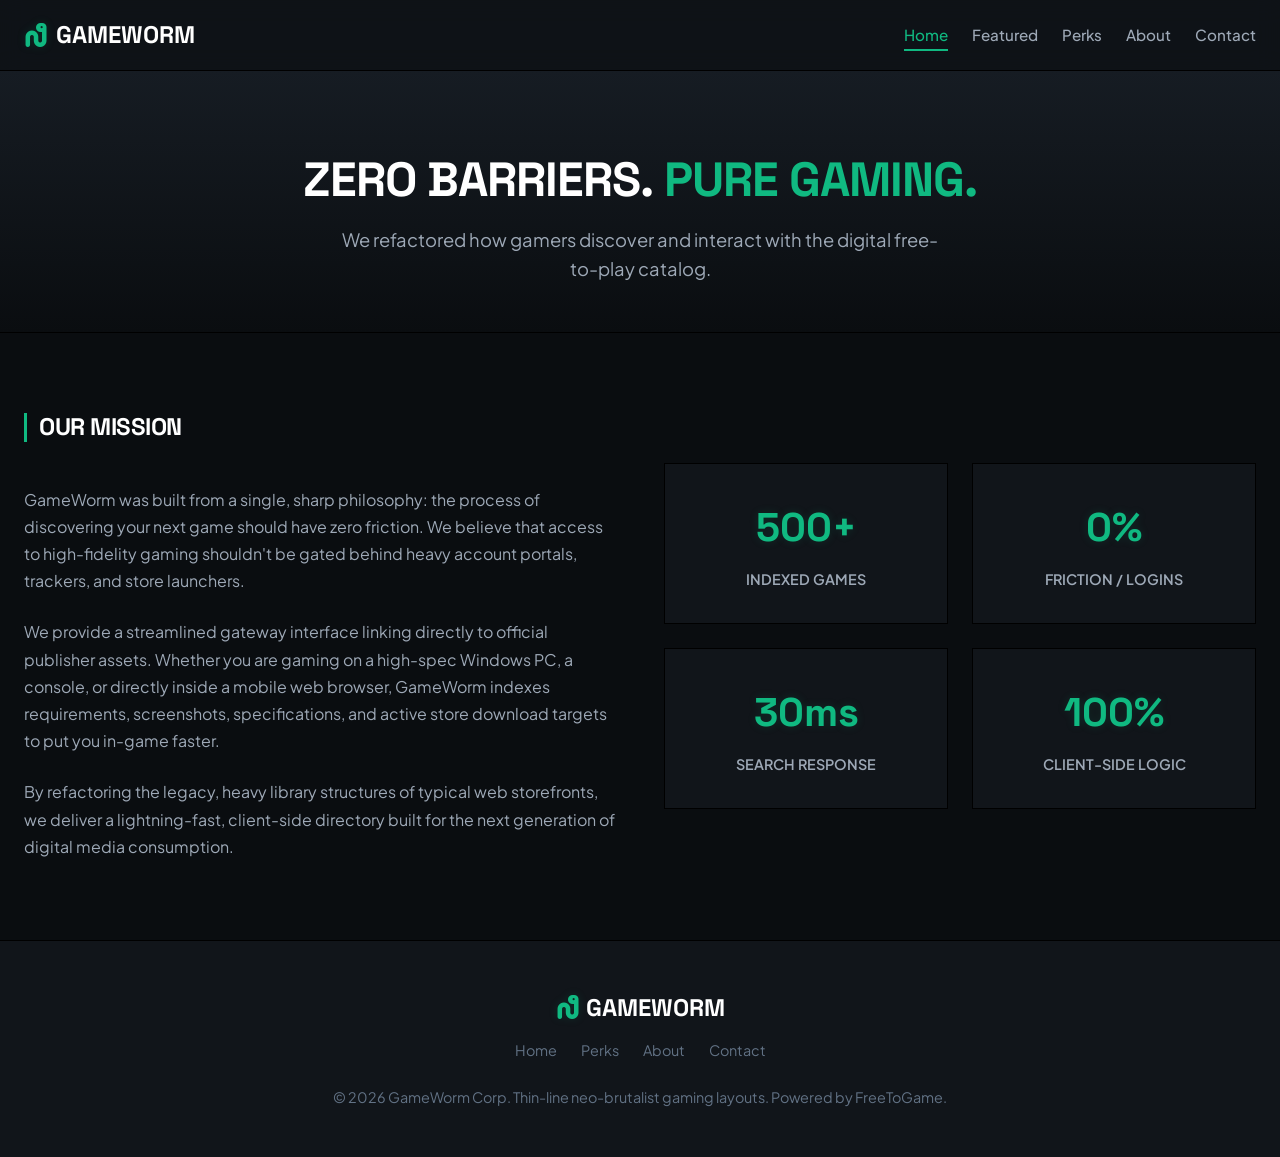
<file: about.html>
<!DOCTYPE html>
<html lang="en">
<head>
    <meta charset="UTF-8">
    <meta name="viewport" content="width=device-width, initial-scale=1.0">
    <meta name="description" content="Learn about GameWorm's mission to deliver instant, barrier-free game discovery and access across desktop and mobile devices.">
    <title>GameWorm | About Us</title>
    <!-- Stylesheet -->
    <link rel="stylesheet" href="css/style.css">
    <!-- FontAwesome for Icons -->
    <link rel="stylesheet" href="https://cdnjs.cloudflare.com/ajax/libs/font-awesome/6.4.0/css/all.min.css">
</head>
<body>

    <!-- Global Navigation Header -->
<header class="site-header">
    <div class="container">
        <a href="index.html" class="logo-link" id="nav-logo">
            <i class="fa-solid fa-worm logo-worm"></i> GAMEWORM
        </a>
        
        <input type="checkbox" id="nav-toggle">
        <label for="nav-toggle" class="nav-toggle-label" aria-label="Toggle Navigation">
            <i class="fa-solid fa-bars"></i>
        </label>

        <nav class="site-nav" id="main-nav">
            <a href="index.html" class="nav-link active" id="link-home">Home</a>
            <a href="game-details.html?id=540" class="nav-link" id="link-details">Featured</a>
            <a href="perks.html" class="nav-link" id="link-perks">Perks</a>
            <a href="about.html" class="nav-link" id="link-about">About</a>
            <a href="contact.html" class="nav-link" id="link-contact">Contact</a>
        </nav>
    </div>
</header>


    <!-- About Hero -->
    <section class="about-hero" id="about-hero-section">
        <div class="container">
            <h1 class="about-title">Zero Barriers. <span>Pure Gaming.</span></h1>
            <p class="about-subtitle">We refactored how gamers discover and interact with the digital free-to-play catalog.</p>
        </div>
    </section>

    <!-- About Content -->
    <section class="about-content" id="about-mission-section">
        <div class="container">
            <div class="about-grid">
                
                <div class="about-text">
                    <h2 class="section-title">Our Mission</h2>
                    <p>
                        GameWorm was built from a single, sharp philosophy: the process of discovering your next game should have zero friction. We believe that access to high-fidelity gaming shouldn't be gated behind heavy account portals, trackers, and store launchers.
                    </p>
                    <p>
                        We provide a streamlined gateway interface linking directly to official publisher assets. Whether you are gaming on a high-spec Windows PC, a console, or directly inside a mobile web browser, GameWorm indexes requirements, screenshots, specifications, and active store download targets to put you in-game faster.
                    </p>
                    <p>
                        By refactoring the legacy, heavy library structures of typical web storefronts, we deliver a lightning-fast, client-side directory built for the next generation of digital media consumption.
                    </p>
                </div>

                <div class="about-stats">
                    <div class="stat-card">
                        <div class="stat-num">500+</div>
                        <div class="stat-label">Indexed Games</div>
                    </div>
                    <div class="stat-card">
                        <div class="stat-num">0%</div>
                        <div class="stat-label">Friction / Logins</div>
                    </div>
                    <div class="stat-card">
                        <div class="stat-num">30ms</div>
                        <div class="stat-label">Search Response</div>
                    </div>
                    <div class="stat-card">
                        <div class="stat-num">100%</div>
                        <div class="stat-label">Client-Side Logic</div>
                    </div>
                </div>

            </div>
        </div>
    </section>

    <!-- Global Footer -->
    <footer class="site-footer">
        <div class="container">
            <div class="site-footer-logo">
                <i class="fa-solid fa-worm logo-worm"></i> GAMEWORM
            </div>
            <div class="site-footer-links">
                <a href="index.html" class="footer-link">Home</a>
                <a href="perks.html" class="footer-link">Perks</a>
                <a href="about.html" class="footer-link">About</a>
                <a href="contact.html" class="footer-link">Contact</a>
            </div>
            <p>&copy; 2026 GameWorm Corp. Thin-line neo-brutalist gaming layouts. Powered by FreeToGame.</p>
        </div>
    </footer>

</body>
</html>
</file>
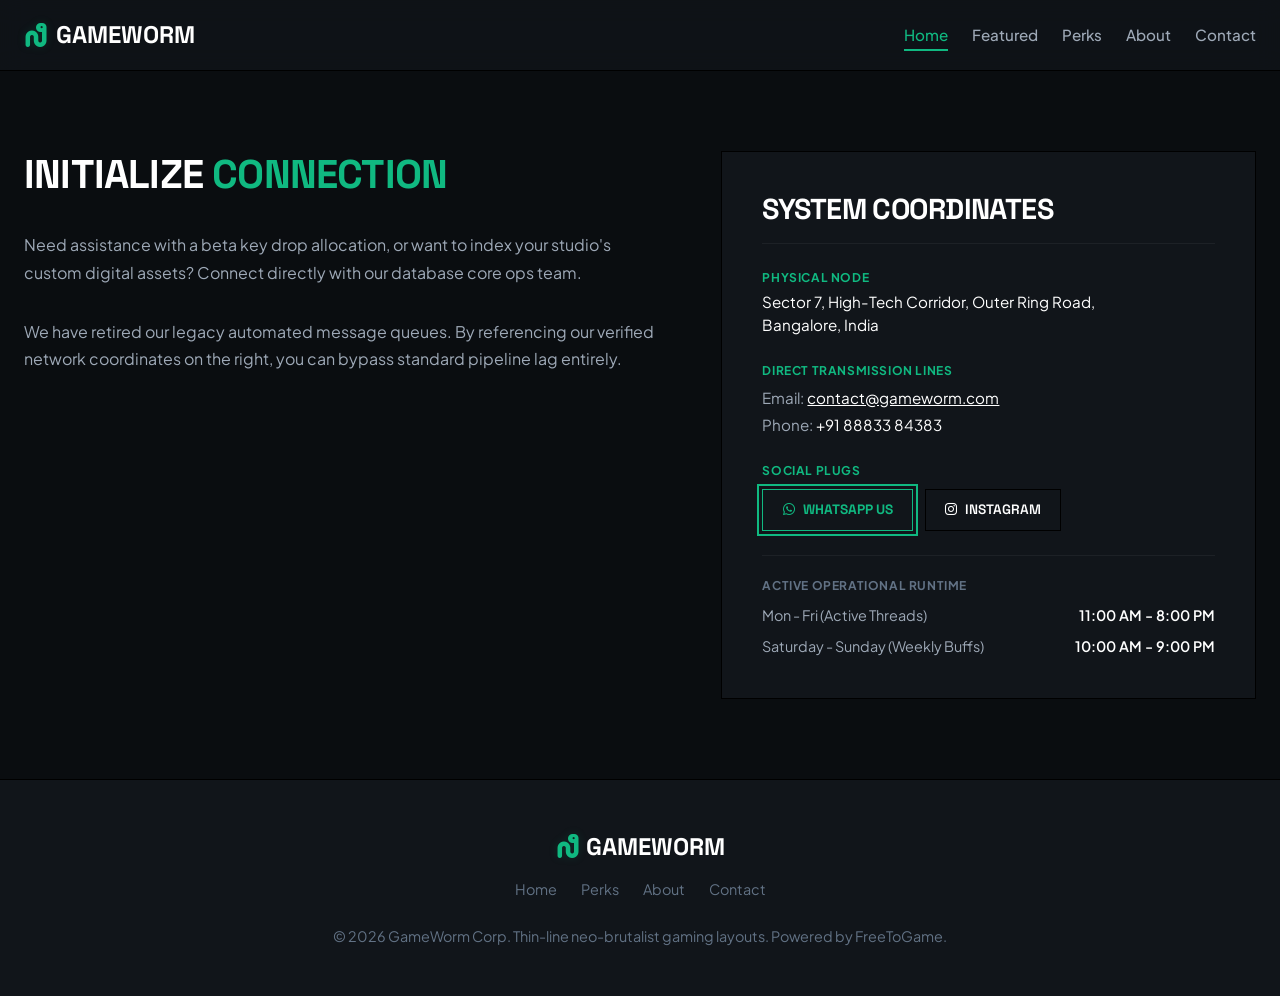
<file: contact.html>
<!DOCTYPE html>
<html lang="en">

<head>
    <meta charset="UTF-8">
    <meta name="viewport" content="width=device-width, initial-scale=1.0">
    <meta name="description"
        content="Connect with GameWorm. Reach out for game keys, partnerships, or support via WhatsApp, Email, and more.">
    <title>GameWorm | Contact Us</title>
    <!-- Stylesheet -->
    <link rel="stylesheet" href="css/style.css">
    <!-- FontAwesome for Icons -->
    <link rel="stylesheet" href="https://cdnjs.cloudflare.com/ajax/libs/font-awesome/6.4.0/css/all.min.css">
</head>
<body>

    <!-- Global Navigation Header -->
<header class="site-header">
    <div class="container">
        <a href="index.html" class="logo-link" id="nav-logo">
            <i class="fa-solid fa-worm logo-worm"></i> GAMEWORM
        </a>
        
        <input type="checkbox" id="nav-toggle">
        <label for="nav-toggle" class="nav-toggle-label" aria-label="Toggle Navigation">
            <i class="fa-solid fa-bars"></i>
        </label>

        <nav class="site-nav" id="main-nav">
            <a href="index.html" class="nav-link active" id="link-home">Home</a>
            <a href="game-details.html?id=540" class="nav-link" id="link-details">Featured</a>
            <a href="perks.html" class="nav-link" id="link-perks">Perks</a>
            <a href="about.html" class="nav-link" id="link-about">About</a>
            <a href="contact.html" class="nav-link" id="link-contact">Contact</a>
        </nav>
    </div>
</header>

    <!-- Contact Section -->
    <section class="contact-section" id="contact-wrapper">
        <div class="container">
            
            <div class="contact-grid">
                
                <!-- Left: Editorial Column -->
                <div class="contact-info">
                    <h2 class="contact-h2">Initialize <span>Connection</span></h2>
                    <p class="contact-desc">
                        Need assistance with a beta key drop allocation, or want to index your studio's custom digital assets? Connect directly with our database core ops team.
                    </p>
                    <p class="contact-desc">
                        We have retired our legacy automated message queues. By referencing our verified network coordinates on the right, you can bypass standard pipeline lag entirely.
                    </p>
                </div>

                <!-- Right: High-Contrast System Coordinates Card (Form Removed) -->
                <div class="contact-form-card" id="coordinates-card-container" style="border: 1px solid var(--border-color); background: var(--bg-surface); padding: 2.5rem; display: flex; flex-direction: column; gap: 1.5rem;">
                    
                    <div style="border-bottom: 1px solid rgba(255, 255, 255, 0.05); padding-bottom: 1rem;">
                        <h3 style="font-family: 'Space Grotesk', sans-serif; font-size: 1.8rem; text-transform: uppercase; line-height: 1.2;">System Coordinates</h3>
                    </div>

                    <!-- Location Sector -->
                    <div style="display: flex; flex-direction: column; gap: 0.25rem;">
                        <span style="font-size: 0.75rem; font-weight: 700; text-transform: uppercase; color: var(--emerald-primary); letter-spacing: 0.05em;">PHYSICAL NODE</span>
                        <p style="font-size: 0.95rem; color: var(--text-primary); line-height: 1.5;">
                            Sector 7, High-Tech Corridor, Outer Ring Road,<br>Bangalore, India
                        </p>
                    </div>

                    <!-- Direct Lines -->
                    <div style="display: flex; flex-direction: column; gap: 0.35rem;">
                        <span style="font-size: 0.75rem; font-weight: 700; text-transform: uppercase; color: var(--emerald-primary); letter-spacing: 0.05em;">DIRECT TRANSMISSION LINES</span>
                        <div style="font-size: 0.95rem; color: var(--text-secondary); display: flex; flex-direction: column; gap: 0.2rem;">
                            <span>Email: <a href="mailto:contact@gameworm.com" style="color: var(--text-primary); text-decoration: underline;">contact@gameworm.com</a></span>
                            <span>Phone: <span style="color: var(--text-primary);">+91 88833 84383</span></span>
                        </div>
                    </div>

                    <!-- Social Triage Hubs -->
                    <div style="display: flex; flex-direction: column; gap: 0.5rem;">
                        <span style="font-size: 0.75rem; font-weight: 700; text-transform: uppercase; color: var(--emerald-primary); letter-spacing: 0.05em;">SOCIAL PLUGS</span>
                        <div style="display: flex; gap: 0.75rem; flex-wrap: wrap;">
                            
                            <!-- WhatsApp CTA with standard style.css rules -->
                            <a href="https://wa.me/918883384383?text=Hello%20GameWorm%20Support!%20I%20have%20a%20question%20regarding%20the%20digital%20storefront." 
                               target="_blank" 
                               rel="noopener noreferrer" 
                               class="whatsapp-cta"
                               style="margin-top: 0; padding: 0.6rem 1.2rem; font-size: 0.85rem; display: inline-flex; align-items: center; gap: 0.5rem;">
                                <i class="fa-brands fa-whatsapp"></i> WHATSAPP US
                            </a>

                            <!-- Instagram CTA matching the grid theme -->
                            <a href="https://instagram.com/gameworm" 
                               target="_blank" 
                               rel="noopener noreferrer" 
                               class="btn-card-action"
                               style="padding: 0.6rem 1.2rem; font-size: 0.85rem; display: inline-flex; align-items: center; gap: 0.5rem; border: 1px solid var(--border-color);">
                                <i class="fa-brands fa-instagram"></i> INSTAGRAM
                            </a>
                        </div>
                    </div>

                    <!-- System Hours (Uptime) -->
                    <div style="display: flex; flex-direction: column; gap: 0.5rem; border-top: 1px solid rgba(255, 255, 255, 0.05); padding-top: 1.25rem;">
                        <span style="font-size: 0.75rem; font-weight: 700; text-transform: uppercase; color: var(--text-muted); letter-spacing: 0.05em;">ACTIVE OPERATIONAL RUNTIME</span>
                        
                        <div style="display: flex; justify-content: space-between; font-size: 0.9rem; color: var(--text-secondary);">
                            <span>Mon - Fri (Active Threads)</span>
                            <span style="color: var(--text-primary); font-weight: 600;">11:00 AM - 8:00 PM</span>
                        </div>
                        
                        <div style="display: flex; justify-content: space-between; font-size: 0.9rem; color: var(--text-secondary);">
                            <span>Saturday - Sunday (Weekly Buffs)</span>
                            <span style="color: var(--text-primary); font-weight: 600;">10:00 AM - 9:00 PM</span>
                        </div>
                    </div>

                </div>

            </div>

        </div>
    </section>

    <!-- Global Footer -->
    <footer class="site-footer">
        <div class="container">
            <div class="site-footer-logo">
                <i class="fa-solid fa-worm logo-worm"></i> GAMEWORM
            </div>
            <div class="site-footer-links">
                <a href="index.html" class="footer-link">Home</a>
                <a href="perks.html" class="footer-link">Perks</a>
                <a href="about.html" class="footer-link">About</a>
                <a href="contact.html" class="footer-link">Contact</a>
            </div>
            <p>&copy; 2026 GameWorm Corp. Thin-line neo-brutalist gaming layouts. Powered by FreeToGame.</p>
        </div>
    </footer>

</body>
</html>
</file>
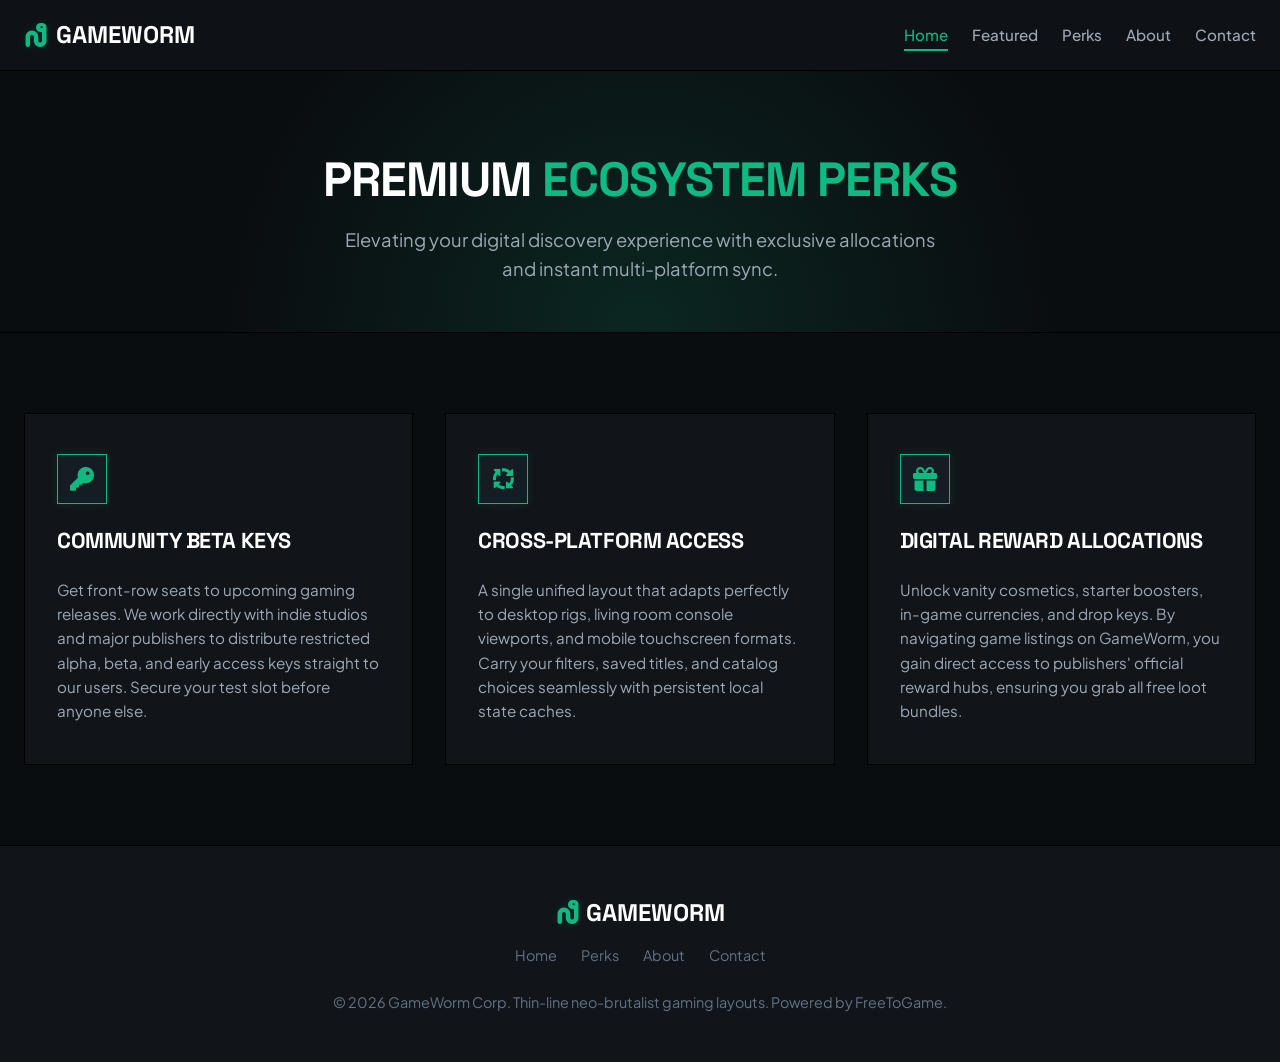
<file: perks.html>
<!DOCTYPE html>
<html lang="en">
<head>
    <meta charset="UTF-8">
    <meta name="viewport" content="width=device-width, initial-scale=1.0">
    <meta name="description" content="Unlock GameWorm premium rewards. Enjoy community beta keys, cross-platform access, and exclusive digital reward allocations.">
    <title>GameWorm | Premium Perks</title>
    <!-- Stylesheet -->
    <link rel="stylesheet" href="css/style.css">
    <!-- FontAwesome for Icons -->
    <link rel="stylesheet" href="https://cdnjs.cloudflare.com/ajax/libs/font-awesome/6.4.0/css/all.min.css">
</head>
<body>

    <!-- Global Navigation Header -->
<header class="site-header">
    <div class="container">
        <a href="index.html" class="logo-link" id="nav-logo">
            <i class="fa-solid fa-worm logo-worm"></i> GAMEWORM
        </a>
        
        <input type="checkbox" id="nav-toggle">
        <label for="nav-toggle" class="nav-toggle-label" aria-label="Toggle Navigation">
            <i class="fa-solid fa-bars"></i>
        </label>

        <nav class="site-nav" id="main-nav">
            <a href="index.html" class="nav-link active" id="link-home">Home</a>
            <a href="game-details.html?id=540" class="nav-link" id="link-details">Featured</a>
            <a href="perks.html" class="nav-link" id="link-perks">Perks</a>
            <a href="about.html" class="nav-link" id="link-about">About</a>
            <a href="contact.html" class="nav-link" id="link-contact">Contact</a>
        </nav>
    </div>
</header>
    <!-- Perks Header -->
    <section class="perks-header" id="perks-banner">
        <div class="container">
            <h1 class="about-title">Premium <span>Ecosystem Perks</span></h1>
            <p class="about-subtitle">Elevating your digital discovery experience with exclusive allocations and instant multi-platform sync.</p>
        </div>
    </section>

    <!-- Perks Grid Section -->
    <section class="perks-grid-container" id="perks-layout-section">
        <div class="container">
            <div class="perks-grid">
                
                <!-- Card 1: Community Beta Keys -->
                <article class="perk-card" id="perk-beta-keys">
                    <div class="perk-icon-wrap">
                        <i class="fa-solid fa-key"></i>
                    </div>
                    <h3 class="perk-title">Community Beta Keys</h3>
                    <p class="perk-desc">
                        Get front-row seats to upcoming gaming releases. We work directly with indie studios and major publishers to distribute restricted alpha, beta, and early access keys straight to our users. Secure your test slot before anyone else.
                    </p>
                </article>

                <!-- Card 2: Cross-Platform Access -->
                <article class="perk-card" id="perk-cross-platform">
                    <div class="perk-icon-wrap">
                        <i class="fa-solid fa-arrows-spin"></i>
                    </div>
                    <h3 class="perk-title">Cross-Platform Access</h3>
                    <p class="perk-desc">
                        A single unified layout that adapts perfectly to desktop rigs, living room console viewports, and mobile touchscreen formats. Carry your filters, saved titles, and catalog choices seamlessly with persistent local state caches.
                    </p>
                </article>

                <!-- Card 3: Digital Reward Allocations -->
                <article class="perk-card" id="perk-rewards">
                    <div class="perk-icon-wrap">
                        <i class="fa-solid fa-gift"></i>
                    </div>
                    <h3 class="perk-title">Digital Reward Allocations</h3>
                    <p class="perk-desc">
                        Unlock vanity cosmetics, starter boosters, in-game currencies, and drop keys. By navigating game listings on GameWorm, you gain direct access to publishers' official reward hubs, ensuring you grab all free loot bundles.
                    </p>
                </article>

            </div>
        </div>
    </section>

    <!-- Global Footer -->
    <footer class="site-footer">
        <div class="container">
            <div class="site-footer-logo">
                <i class="fa-solid fa-worm logo-worm"></i> GAMEWORM
            </div>
            <div class="site-footer-links">
                <a href="index.html" class="footer-link">Home</a>
                <a href="perks.html" class="footer-link">Perks</a>
                <a href="about.html" class="footer-link">About</a>
                <a href="contact.html" class="footer-link">Contact</a>
            </div>
            <p>&copy; 2026 GameWorm Corp. Thin-line neo-brutalist gaming layouts. Powered by FreeToGame.</p>
        </div>
    </footer>

</body>
</html>
</file>
<file: css/style.css>
@import url('https://fonts.googleapis.com/css2?family=Plus+Jakarta+Sans:wght@300;400;500;600;700&family=Space+Grotesk:wght@500;600;700&display=swap');

/* --- Theme Variables & Tokens --- */
:root {
    /* Foundations - Dark Grays */
    --bg-base: #0a0d10;
    --bg-surface: #11151a;
    --bg-surface-elevated: #161c23;
    --bg-panel: rgba(17, 21, 26, 0.75);
    
    /* Brand Accents - Emerald Green */
    --emerald-primary: #10b981;
    --emerald-glow: rgba(16, 185, 129, 0.15);
    --emerald-hover: #34d399;
    --emerald-dim: #064e3b;
    
    /* Typography */
    --text-primary: #ffffff;
    --text-secondary: #9ea9b7;
    --text-muted: #627285;
    
    /* Borders & Outlines */
    --border-color: #000000;
    --border-width: 1px;
    --border-style: solid;
    --border-sharp: var(--border-width) var(--border-style) var(--border-color);
    --border-accent: var(--border-width) var(--border-style) var(--emerald-primary);
    
    /* Layout Constants */
    --max-width: 1280px;
    --transition-fast: 0.2s cubic-bezier(0.16, 1, 0.3, 1);
    --transition-medium: 0.3s cubic-bezier(0.16, 1, 0.3, 1);
}

/* --- Reset & Base Styles --- */
*, *::before, *::after {
    box-sizing: border-box;
    margin: 0;
    padding: 0;
}

body {
    font-family: 'Plus Jakarta Sans', -apple-system, BlinkMacSystemFont, "Segoe UI", Roboto, sans-serif;
    background-color: var(--bg-base);
    color: var(--text-primary);
    line-height: 1.6;
    overflow-x: hidden;
    -webkit-font-smoothing: antialiased;
}

h1, h2, h3, h4, h5, h6 {
    font-family: 'Space Grotesk', -apple-system, BlinkMacSystemFont, sans-serif;
    font-weight: 700;
    letter-spacing: -0.02em;
    line-height: 1.2;
}

a {
    color: inherit;
    text-decoration: none;
    transition: var(--transition-fast);
}

/* --- Layout Wrappers --- */
.container {
    width: 100%;
    max-width: var(--max-width);
    margin: 0 auto;
    padding: 0 1.5rem;
}

/* --- Navigation Header --- */
.site-header {
    position: sticky;
    top: 0;
    z-index: 100;
    background: var(--bg-panel);
    backdrop-filter: blur(12px);
    -webkit-backdrop-filter: blur(12px);
    border-bottom: var(--border-sharp);
    padding: 1rem 0;
}

.site-header .container {
    display: flex;
    justify-content: space-between;
    align-items: center;
}

.logo-link {
    display: flex;
    align-items: center;
    gap: 0.5rem;
    font-family: 'Space Grotesk', sans-serif;
    font-size: 1.5rem;
    font-weight: 700;
    color: var(--text-primary);
}

.logo-worm {
    color: var(--emerald-primary);
    text-shadow: 0 0 10px var(--emerald-glow);
}

.site-nav {
    display: flex;
    gap: 1.5rem;
}

.nav-link {
    font-size: 0.95rem;
    font-weight: 500;
    color: var(--text-secondary);
    position: relative;
    padding: 0.25rem 0;
}

.nav-link::after {
    content: '';
    position: absolute;
    bottom: 0;
    left: 0;
    width: 100%;
    height: 2px;
    background-color: var(--emerald-primary);
    transform: scaleX(0);
    transform-origin: right;
    transition: transform 0.25s ease;
}

.nav-link:hover {
    color: var(--text-primary);
}

.nav-link:hover::after,
.nav-link.active::after {
    transform: scaleX(1);
    transform-origin: left;
}

.nav-link.active {
    color: var(--emerald-primary);
}

/* --- Hero Section --- */
.hero-banner {
    position: relative;
    padding: 6rem 0 4rem;
    background: radial-gradient(circle at 80% 20%, var(--emerald-glow) 0%, transparent 60%);
    border-bottom: var(--border-sharp);
    overflow: hidden;
}

.hero-layout {
    display: flex;
    flex-direction: column;
    gap: 1.5rem;
    max-width: 800px;
}

.hero-tag {
    display: inline-flex;
    align-self: flex-start;
    align-items: center;
    gap: 0.5rem;
    font-size: 0.8rem;
    font-weight: 600;
    text-transform: uppercase;
    letter-spacing: 0.1em;
    color: var(--emerald-primary);
    background: var(--bg-surface-elevated);
    padding: 0.35rem 0.85rem;
    border: var(--border-sharp);
}

.hero-tag::before {
    content: '';
    width: 6px;
    height: 6px;
    background-color: var(--emerald-primary);
    border-radius: 50%;
    box-shadow: 0 0 8px var(--emerald-primary);
}

.hero-title {
    font-size: 3.5rem;
    font-weight: 700;
    line-height: 1.1;
    text-transform: uppercase;
}

.hero-title span {
    color: var(--emerald-primary);
    text-shadow: 0 0 15px var(--emerald-glow);
}

.hero-desc {
    font-size: 1.15rem;
    color: var(--text-secondary);
    max-width: 600px;
}

/* --- Filter Toolbar --- */
.toolbar {
    background: var(--bg-surface);
    border-bottom: var(--border-sharp);
    padding: 1.5rem 0;
}

.toolbar-layout {
    display: flex;
    flex-wrap: wrap;
    justify-content: space-between;
    align-items: center;
    gap: 1rem;
}

.search-box {
    position: relative;
    flex: 1 1 300px;
}

.search-input {
    width: 100%;
    background: var(--bg-base);
    border: var(--border-sharp);
    color: var(--text-primary);
    padding: 0.75rem 1rem 0.75rem 2.5rem;
    font-family: inherit;
    font-size: 0.95rem;
    transition: var(--transition-fast);
}

.search-input:focus {
    outline: none;
    border-color: var(--emerald-primary);
    box-shadow: 0 0 8px var(--emerald-glow);
}

.search-icon {
    position: absolute;
    left: 0.9rem;
    top: 50%;
    transform: translateY(-50%);
    color: var(--text-muted);
    pointer-events: none;
}

.filter-group {
    display: flex;
    gap: 0.75rem;
    flex-wrap: wrap;
}

.filter-select {
    background: var(--bg-base);
    border: var(--border-sharp);
    color: var(--text-primary);
    padding: 0.75rem 2rem 0.75rem 1rem;
    font-family: inherit;
    font-size: 0.9rem;
    cursor: pointer;
    appearance: none;
    -webkit-appearance: none;
    background-image: url("data:image/svg+xml;utf8,<svg fill='%239ea9b7' height='24' viewBox='0 0 24 24' width='24' xmlns='http://www.w3.org/2000/svg'><path d='M7 10l5 5 5-5z'/><path d='M0 0h24v24H0z' fill='none'/></svg>");
    background-repeat: no-repeat;
    background-position: right 0.7rem center;
    background-size: 1.25rem;
    transition: var(--transition-fast);
}

.filter-select:focus {
    outline: none;
    border-color: var(--emerald-primary);
}

/* --- Catalog Grid --- */
.catalog-section {
    padding: 3rem 0 5rem;
}

.grid-container {
    display: grid;
    grid-template-columns: repeat(auto-fill, minmax(280px, 1fr));
    gap: 1.5rem;
}

/* --- Product Card --- */
.game-card {
    background: var(--bg-surface);
    border: var(--border-sharp);
    display: flex;
    flex-direction: column;
    height: 100%;
    transition: transform var(--transition-medium), border-color var(--transition-medium), box-shadow var(--transition-medium);
}

.game-card:hover {
    transform: translateY(-4px);
    border-color: var(--emerald-primary);
    box-shadow: 0 8px 20px rgba(0, 0, 0, 0.4), 0 0 8px var(--emerald-glow);
}

.game-card-img-wrap {
    position: relative;
    width: 100%;
    padding-top: 56.25%; /* 16:9 Aspect Ratio */
    background-color: var(--bg-surface-elevated);
    overflow: hidden;
    border-bottom: var(--border-sharp);
}

.game-card-img {
    position: absolute;
    top: 0;
    left: 0;
    width: 100%;
    height: 100%;
    object-fit: cover;
    transition: transform var(--transition-medium);
}

.game-card:hover .game-card-img {
    transform: scale(1.05);
}

.game-card-badges {
    position: absolute;
    top: 0.75rem;
    left: 0.75rem;
    display: flex;
    flex-direction: column;
    gap: 0.35rem;
}

.badge {
    display: inline-block;
    font-size: 0.7rem;
    font-weight: 700;
    text-transform: uppercase;
    padding: 0.2rem 0.5rem;
    border: var(--border-sharp);
    background: var(--bg-base);
    color: var(--text-primary);
    border-radius: 2px;
}

.badge-emerald {
    border-color: var(--emerald-primary);
    color: var(--emerald-primary);
    background: rgba(16, 185, 129, 0.1);
}

.game-card-content {
    padding: 1.25rem;
    display: flex;
    flex-direction: column;
    flex-grow: 1;
}

.game-card-title {
    font-size: 1.2rem;
    margin-bottom: 0.5rem;
    color: var(--text-primary);
    white-space: nowrap;
    overflow: hidden;
    text-overflow: ellipsis;
}

.game-card-desc {
    font-size: 0.88rem;
    color: var(--text-secondary);
    margin-bottom: 1.25rem;
    display: -webkit-box;
    -webkit-line-clamp: 3;
    -webkit-box-orient: vertical;
    overflow: hidden;
    flex-grow: 1;
}

.game-card-footer {
    display: flex;
    justify-content: space-between;
    align-items: center;
    padding-top: 1rem;
    border-top: 1px solid rgba(255, 255, 255, 0.05);
}

.game-card-meta {
    font-size: 0.8rem;
    color: var(--text-muted);
}

.btn-card-action {
    font-family: 'Space Grotesk', sans-serif;
    font-size: 0.8rem;
    font-weight: 600;
    color: var(--text-primary);
    border: var(--border-sharp);
    background: transparent;
    padding: 0.4rem 0.8rem;
    cursor: pointer;
    transition: var(--transition-fast);
}

.game-card:hover .btn-card-action {
    border-color: var(--emerald-primary);
    background: var(--emerald-primary);
    color: var(--bg-base);
    box-shadow: 0 0 10px var(--emerald-glow);
}

/* --- Steam-Style Details View (game-details.html) --- */
.details-wrapper {
    padding: 4rem 0;
}

.details-grid {
    display: grid;
    grid-template-columns: 2fr 1fr;
    gap: 2rem;
    align-items: start;
}

.details-main {
    display: flex;
    flex-direction: column;
    gap: 2rem;
}

.details-hero {
    position: relative;
    border: var(--border-sharp);
    overflow: hidden;
    background-color: var(--bg-surface);
}

.details-hero-img {
    width: 100%;
    display: block;
    object-fit: cover;
    max-height: 480px;
}

.details-carousel {
    display: grid;
    grid-template-columns: repeat(4, 1fr);
    gap: 0.75rem;
}

.carousel-thumb {
    border: var(--border-sharp);
    cursor: pointer;
    transition: var(--transition-fast);
    aspect-ratio: 16/9;
    overflow: hidden;
}

.carousel-thumb img {
    width: 100%;
    height: 100%;
    object-fit: cover;
    display: block;
}

.carousel-thumb:hover, .carousel-thumb.active {
    border-color: var(--emerald-primary);
}

.details-desc-box {
    background: var(--bg-surface);
    border: var(--border-sharp);
    padding: 1.5rem;
}

.section-title {
    font-size: 1.5rem;
    text-transform: uppercase;
    border-left: 3px solid var(--emerald-primary);
    padding-left: 0.75rem;
    margin-bottom: 1.25rem;
}

.details-desc-text {
    color: var(--text-secondary);
    font-size: 0.95rem;
    line-height: 1.7;
    white-space: pre-line;
}

/* --- Requirements Block --- */
.details-requirements {
    background: var(--bg-surface);
    border: var(--border-sharp);
    padding: 1.5rem;
}

.requirements-grid {
    display: grid;
    grid-template-columns: repeat(2, 1fr);
    gap: 1.5rem;
}

.req-item {
    display: flex;
    flex-direction: column;
    gap: 0.25rem;
    border-bottom: 1px solid rgba(255, 255, 255, 0.05);
    padding-bottom: 0.5rem;
}

.req-label {
    font-size: 0.8rem;
    color: var(--text-muted);
    text-transform: uppercase;
    font-weight: 600;
}

.req-val {
    font-size: 0.95rem;
    color: var(--text-primary);
}

/* --- Side Info Panel --- */
.details-sidebar {
    position: sticky;
    top: 5.5rem;
    display: flex;
    flex-direction: column;
    gap: 1.5rem;
}

.sidebar-card {
    background: var(--bg-surface);
    border: var(--border-sharp);
    padding: 1.5rem;
}

.details-title-heading {
    font-size: 2rem;
    text-transform: uppercase;
    margin-bottom: 0.75rem;
    word-wrap: break-word;
}

.sidebar-row {
    display: flex;
    justify-content: space-between;
    padding: 0.75rem 0;
    border-bottom: 1px solid rgba(255, 255, 255, 0.05);
    font-size: 0.9rem;
}

.sidebar-label {
    color: var(--text-secondary);
    font-weight: 500;
}

.sidebar-val {
    color: var(--text-primary);
    font-weight: 600;
    text-align: right;
}

/* --- Transaction Hook (Emerald Buy Now Button) --- */
.buy-button-container {
    margin-top: 1rem;
}

.btn-buy {
    display: flex;
    align-items: center;
    justify-content: center;
    width: 100%;
    padding: 1rem 1.5rem;
    background: transparent;
    color: var(--text-primary);
    font-family: 'Space Grotesk', sans-serif;
    font-size: 1.15rem;
    font-weight: 700;
    text-transform: uppercase;
    border: 2px solid var(--emerald-primary);
    cursor: pointer;
    box-shadow: 0 0 15px var(--emerald-glow);
    transition: var(--transition-medium);
    position: relative;
    overflow: hidden;
}

.btn-buy::before {
    content: '';
    position: absolute;
    top: 0;
    left: -100%;
    width: 100%;
    height: 100%;
    background: linear-gradient(90deg, transparent, rgba(255, 255, 255, 0.1), transparent);
    transition: 0.5s;
}

.btn-buy:hover::before {
    left: 100%;
}

.btn-buy:hover {
    background: var(--emerald-primary);
    color: var(--bg-base);
    box-shadow: 0 0 25px var(--emerald-primary);
    transform: translateY(-2px);
}

.btn-buy:active {
    transform: translateY(0);
}

/* --- Brand Identity (about.html) --- */
.about-hero {
    background: linear-gradient(180deg, var(--bg-surface-elevated) 0%, var(--bg-base) 100%);
    border-bottom: var(--border-sharp);
    padding: 5rem 0 3rem;
    text-align: center;
}

.about-title {
    font-size: 3rem;
    text-transform: uppercase;
    margin-bottom: 1rem;
}

.about-title span {
    color: var(--emerald-primary);
}

.about-subtitle {
    color: var(--text-secondary);
    font-size: 1.15rem;
    max-width: 600px;
    margin: 0 auto;
}

.about-content {
    padding: 5rem 0;
}

.about-grid {
    display: grid;
    grid-template-columns: repeat(2, 1fr);
    gap: 3rem;
    align-items: center;
}

.about-text {
    display: flex;
    flex-direction: column;
    gap: 1.5rem;
}

.about-text p {
    color: var(--text-secondary);
    font-size: 1rem;
    line-height: 1.7;
}

.about-stats {
    display: grid;
    grid-template-columns: repeat(2, 1fr);
    gap: 1.5rem;
}

.stat-card {
    background: var(--bg-surface);
    border: var(--border-sharp);
    padding: 2rem;
    text-align: center;
}

.stat-num {
    font-family: 'Space Grotesk', sans-serif;
    font-size: 2.5rem;
    font-weight: 700;
    color: var(--emerald-primary);
    margin-bottom: 0.5rem;
    text-shadow: 0 0 10px var(--emerald-glow);
}

.stat-label {
    font-size: 0.9rem;
    color: var(--text-secondary);
    text-transform: uppercase;
    font-weight: 600;
}

/* --- Perks Grid (perks.html) --- */
.perks-header {
    padding: 5rem 0 3rem;
    text-align: center;
    border-bottom: var(--border-sharp);
    background: radial-gradient(circle at 50% 100%, var(--emerald-glow) 0%, transparent 60%);
}

.perks-grid-container {
    padding: 5rem 0;
}

.perks-grid {
    display: grid;
    grid-template-columns: repeat(3, 1fr);
    gap: 2rem;
}

.perk-card {
    background: var(--bg-surface);
    border: var(--border-sharp);
    padding: 2.5rem 2rem;
    display: flex;
    flex-direction: column;
    gap: 1.5rem;
    transition: transform var(--transition-medium), border-color var(--transition-medium);
}

.perk-card:hover {
    transform: translateY(-5px);
    border-color: var(--emerald-primary);
    box-shadow: 0 8px 25px rgba(0, 0, 0, 0.5), 0 0 8px var(--emerald-glow);
}

.perk-icon-wrap {
    width: 50px;
    height: 50px;
    border: 1px solid var(--emerald-primary);
    color: var(--emerald-primary);
    display: flex;
    align-items: center;
    justify-content: center;
    font-size: 1.5rem;
    background: var(--bg-surface-elevated);
    box-shadow: 0 0 8px var(--emerald-glow);
}

.perk-title {
    font-size: 1.35rem;
    text-transform: uppercase;
}

.perk-desc {
    color: var(--text-secondary);
    font-size: 0.95rem;
    line-height: 1.6;
}

/* --- Contact Form & Node (contact.html) --- */
.contact-section {
    padding: 5rem 0;
}

.contact-grid {
    display: grid;
    grid-template-columns: 1.2fr 1fr;
    gap: 3.5rem;
}

.contact-info {
    display: flex;
    flex-direction: column;
    gap: 2rem;
}

.contact-h2 {
    font-size: 2.5rem;
    text-transform: uppercase;
}

.contact-h2 span {
    color: var(--emerald-primary);
}

.contact-desc {
    color: var(--text-secondary);
    font-size: 1rem;
    line-height: 1.7;
}

/* WhatsApp Bold Double-Border Styling */
.whatsapp-cta {
    align-self: flex-start;
    display: inline-flex;
    align-items: center;
    gap: 0.75rem;
    padding: 0.9rem 1.8rem;
    background: transparent;
    color: #10b981;
    font-family: 'Space Grotesk', sans-serif;
    font-weight: 700;
    text-transform: uppercase;
    font-size: 0.95rem;
    border: 1px solid #10b981;
    outline: 2px solid #10b981;
    outline-offset: 3px;
    transition: all var(--transition-medium);
    margin-top: 1rem;
    cursor: pointer;
}

.whatsapp-cta:hover {
    background: #10b981;
    color: var(--bg-base);
    box-shadow: 0 0 15px rgba(16, 185, 129, 0.4);
    outline-offset: 0px;
}

.contact-form-card {
    background: var(--bg-surface);
    border: var(--border-sharp);
    padding: 2.5rem;
}

.form-group {
    display: flex;
    flex-direction: column;
    gap: 0.5rem;
    margin-bottom: 1.5rem;
}

.form-label {
    font-size: 0.8rem;
    font-weight: 600;
    text-transform: uppercase;
    color: var(--text-secondary);
    letter-spacing: 0.05em;
}

.form-input, .form-textarea {
    background: var(--bg-base);
    border: var(--border-sharp);
    color: var(--text-primary);
    padding: 0.75rem 1rem;
    font-family: inherit;
    font-size: 0.95rem;
    transition: var(--transition-fast);
}

.form-textarea {
    resize: vertical;
    min-height: 120px;
}

.form-input:focus, .form-textarea:focus {
    outline: none;
    border-color: var(--emerald-primary);
    box-shadow: 0 0 8px var(--emerald-glow);
}

.btn-submit {
    display: block;
    width: 100%;
    padding: 0.9rem;
    background: transparent;
    color: var(--text-primary);
    font-family: 'Space Grotesk', sans-serif;
    font-size: 1rem;
    font-weight: 700;
    text-transform: uppercase;
    border: 1px solid var(--emerald-primary);
    cursor: pointer;
    transition: var(--transition-fast);
}

.btn-submit:hover {
    background: var(--emerald-primary);
    color: var(--bg-base);
    box-shadow: 0 0 12px var(--emerald-glow);
}

/* --- Loader & Utilities --- */
.loader-container {
    display: flex;
    flex-direction: column;
    align-items: center;
    justify-content: center;
    padding: 4rem 0;
    grid-column: 1 / -1;
}

.loader {
    width: 40px;
    height: 40px;
    border: 3px solid rgba(16, 185, 129, 0.1);
    border-top: 3px solid var(--emerald-primary);
    border-radius: 50%;
    animation: spin 1s linear infinite;
    margin-bottom: 1rem;
}

.error-container {
    text-align: center;
    padding: 4rem 2rem;
    border: var(--border-sharp);
    background: var(--bg-surface);
    grid-column: 1 / -1;
}

.error-title {
    color: var(--emerald-primary);
    font-size: 1.5rem;
    margin-bottom: 1rem;
    text-transform: uppercase;
}

.error-msg {
    color: var(--text-secondary);
    margin-bottom: 1.5rem;
}

@keyframes spin {
    0% { transform: rotate(0deg); }
    100% { transform: rotate(360deg); }
}

/* --- Footer --- */
.site-footer {
    background: var(--bg-surface);
    border-top: var(--border-sharp);
    padding: 3rem 0;
    text-align: center;
    color: var(--text-muted);
    font-size: 0.9rem;
}

.site-footer-logo {
    font-family: 'Space Grotesk', sans-serif;
    font-size: 1.5rem;
    font-weight: 700;
    color: var(--text-primary);
    margin-bottom: 0.75rem;
}

.site-footer-links {
    display: flex;
    justify-content: center;
    gap: 1.5rem;
    margin-bottom: 1.5rem;
}

.footer-link:hover {
    color: var(--emerald-primary);
}

/* --- Responsive Adjustments --- */
@media (max-width: 992px) {
    .details-grid {
        grid-template-columns: 1fr;
    }
    .details-sidebar {
        position: static;
    }
    .contact-grid {
        grid-template-columns: 1fr;
        gap: 2.5rem;
    }
}

@media (max-width: 768px) {
    .hero-title {
        font-size: 2.5rem;
    }
    .about-grid {
        grid-template-columns: 1fr;
        gap: 2rem;
    }
    .perks-grid {
        grid-template-columns: 1fr;
        gap: 1.5rem;
    }
    .requirements-grid {
        grid-template-columns: 1fr;
    }
    .toolbar-layout {
        flex-direction: column;
        align-items: stretch;
    }
    .search-box {
        flex: 1;
    }
    .filter-group {
        flex-direction: column;
    }
}

/* --- Mobile Menu Toggle Wrapper (Desktop Hidden) --- */
.nav-toggle-label {
    display: none;
    cursor: pointer;
    font-size: 1.5rem;
    color: var(--text-primary);
    padding: 0.5rem;
    border: var(--border-sharp);
    background: var(--bg-surface-elevated);
    align-items: center;
    justify-content: center;
}

#nav-toggle {
    display: none; /* Keep input entity out of accessible viewport */
}

/* --- Responsive Layout Breakpoint --- */
@media (max-width: 768px) {
    .site-header .container {
        position: relative;
        display: flex;
        justify-content: space-between;
        align-items: center;
    }

    /* Expose the burger toggle interaction element */
    .nav-toggle-label {
        display: flex;
        width: 40px;
        height: 40px;
    }

    /* Transform navigation layout into a vertical drop-down panel */
    .site-nav {
        display: none;
        position: absolute;
        top: 100%;
        left: 0;
        right: 0;
        background: var(--bg-surface-elevated);
        border-bottom: var(--border-sharp);
        border-left: var(--border-sharp);
        border-right: var(--border-sharp);
        flex-direction: column;
        gap: 0;
        padding: 0;
        z-index: 1000;
    }

    /* Reformat link boxes to act as wide block touch zones */
    .nav-link {
        width: 100%;
        padding: 1.25rem 1.5rem;
        border-bottom: 1px solid var(--border-color);
        box-sizing: border-box;
    }

    .nav-link:last-child {
        border-bottom: none;
    }

    .nav-link.active::after {
        display: none; /* Suppress desktop accent lines */
    }

    .nav-link.active {
        background: var(--emerald-glow);
        color: var(--emerald-primary);
        border-left: 3px solid var(--emerald-primary);
    }

    /* CSS Toggle Pipeline Logic: When checked, display the navigation block */
    #nav-toggle:checked ~ .site-nav {
        display: flex;
    }
}
</file>
